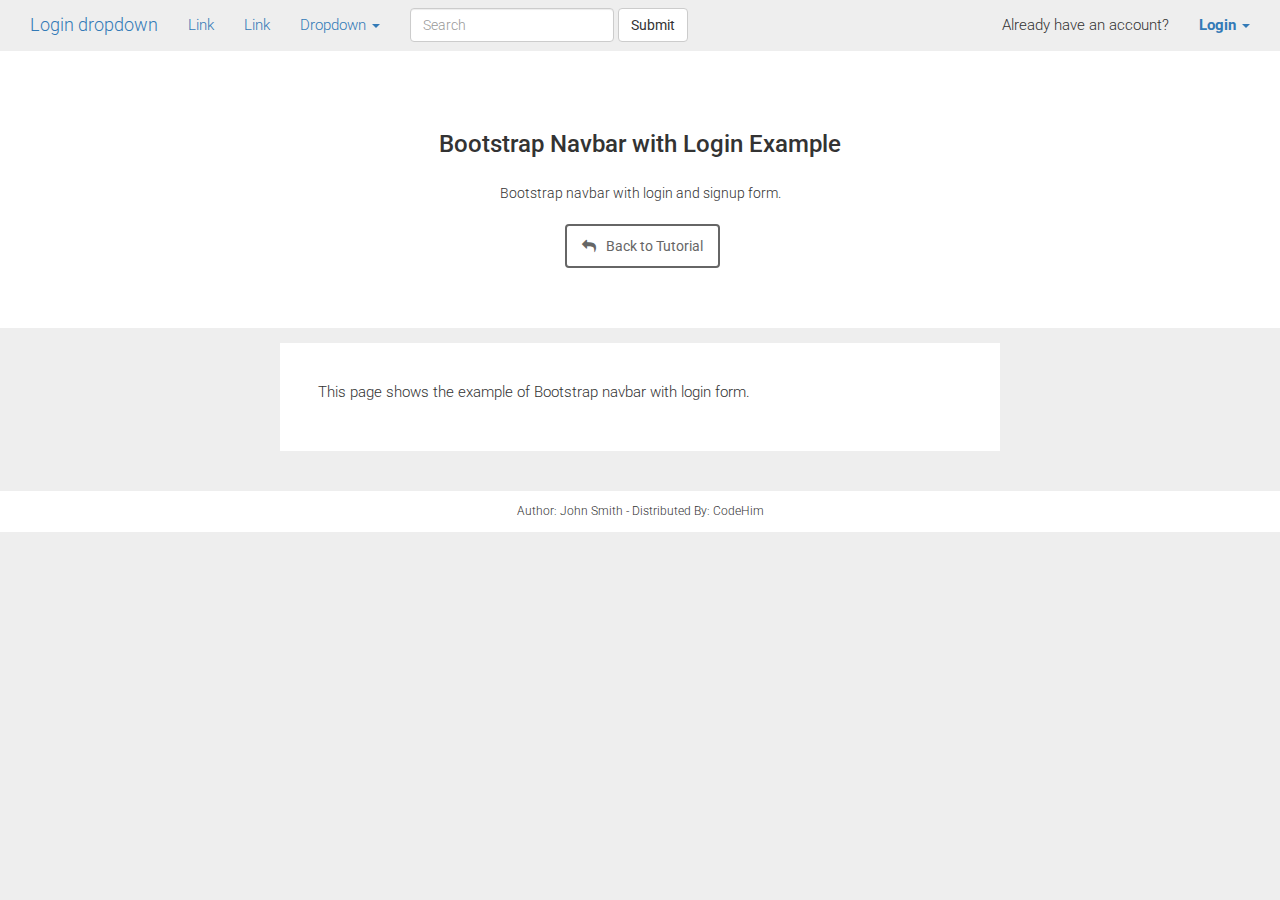
<file: maquetas/Blog Template for Bootstrap_files/bootstrap-navbar-with-login-and-signup/index.html>
<!DOCTYPE html>
<html lang="en">

<head>
    <meta charset="utf-8">
    <meta name="viewport" content="width=device-width, initial-scale=1">
    <title>Bootstrap Navbar with Login Example</title>
    <link rel='stylesheet' href='https://maxcdn.bootstrapcdn.com/bootstrap/3.3.4/css/bootstrap.min.css'>
    <link rel='stylesheet' href='https://maxcdn.bootstrapcdn.com/font-awesome/4.2.0/css/font-awesome.min.css'>
    <link rel="stylesheet" href="css/style.css">

    <!-- Demo CSS -->
    <link rel="stylesheet" href="css/demo.css">

</head>

<body>


    <div class="container-fluid">
        <!-- Brand and toggle get grouped for better mobile display -->
        <div class="navbar-header">
            <button type="button" class="navbar-toggle collapsed" data-toggle="collapse" data-target="#bs-example-navbar-collapse-1">
        <span class="sr-only">Toggle navigation</span>
        <span class="icon-bar"></span>
        <span class="icon-bar"></span>
        <span class="icon-bar"></span>
      </button>
            <a class="navbar-brand" href="#">Login dropdown</a>
        </div>

        <!-- Collect the nav links, forms, and other content for toggling -->
        <div class="collapse navbar-collapse" id="bs-example-navbar-collapse-1">
            <ul class="nav navbar-nav">
                <li class="active"><a href="#">Link</a></li>
                <li><a href="#">Link</a></li>
                <li class="dropdown">
                    <a href="#" class="dropdown-toggle" data-toggle="dropdown">Dropdown <span class="caret"></span></a>
                    <ul class="dropdown-menu" role="menu">
                        <li><a href="#">Action</a></li>
                        <li><a href="#">Another action</a></li>
                        <li><a href="#">Something else here</a></li>
                        <li class="divider"></li>
                        <li><a href="#">Separated link</a></li>
                        <li class="divider"></li>
                        <li><a href="#">One more separated link</a></li>
                    </ul>
                </li>
            </ul>
            <form class="navbar-form navbar-left" role="search">
                <div class="form-group">
                    <input type="text" class="form-control" placeholder="Search">
                </div>
                <button type="submit" class="btn btn-default">Submit</button>
            </form>
            <ul class="nav navbar-nav navbar-right">
                <li>
                    <p class="navbar-text">Already have an account?</p>
                </li>
                <li class="dropdown">
                    <a href="#" class="dropdown-toggle" data-toggle="dropdown"><b>Login</b> <span class="caret"></span></a>
                    <ul id="login-dp" class="dropdown-menu">
                        <li>
                            <div class="row">
                                <div class="col-md-12">
                                    Login via
                                    <div class="social-buttons">
                                        <a href="#" class="btn btn-fb"><i class="fa fa-facebook"></i> Facebook</a>
                                        <a href="#" class="btn btn-tw"><i class="fa fa-twitter"></i> Twitter</a>
                                    </div>
                                    or
                                    <form class="form" role="form" method="post" action="login" accept-charset="UTF-8" id="login-nav">
                                        <div class="form-group">
                                            <label class="sr-only" for="exampleInputEmail2">Email address</label>
                                            <input type="email" class="form-control" id="exampleInputEmail2" placeholder="Email address" required>
                                        </div>
                                        <div class="form-group">
                                            <label class="sr-only" for="exampleInputPassword2">Password</label>
                                            <input type="password" class="form-control" id="exampleInputPassword2" placeholder="Password" required>
                                            <div class="help-block text-right"><a href="">Forget the password ?</a></div>
                                        </div>
                                        <div class="form-group">
                                            <button type="submit" class="btn btn-primary btn-block">Sign in</button>
                                        </div>
                                        <div class="checkbox">
                                            <label>
											 <input type="checkbox"> keep me logged-in
											 </label>
                                        </div>
                                    </form>
                                </div>
                                <div class="bottom text-center">
                                    New here ? <a href="#"><b>Join Us</b></a>
                                </div>
                            </div>
                        </li>
                    </ul>
                </li>
            </ul>
        </div>
        <!-- /.navbar-collapse -->
    </div>
    <!-- /.container-fluid -->

    <header class="intro">
        <h1>Bootstrap Navbar with Login Example </h1>
        <p> Bootstrap navbar with login and signup form.</p>
        <div class="action">
            <a href="https://www.codehim.com/uncategorized/bootstrap-navbar-with-login-and-signup/" title="Back to download and tutorial page" class="btn back">Back to Tutorial</a>
        </div>

    </header>
    <main>
        <article>
            <p>This page shows the example of Bootstrap navbar with login form. </p>


        </article>
    </main>

    <footer class="credit">Author: John Smith - Distributed By: <a title="Awesome web design code & scripts" href="https://www.codehim.com?source=demo-page" target="_blank">CodeHim</a></footer>

    <!-- jQuery -->
    <script src='https://cdnjs.cloudflare.com/ajax/libs/jquery/2.1.3/jquery.min.js'></script>
    <!-- Bootstrap JS -->
    <script src='https://maxcdn.bootstrapcdn.com/bootstrap/3.3.4/js/bootstrap.min.js'></script>

</body>

</html>
</file>
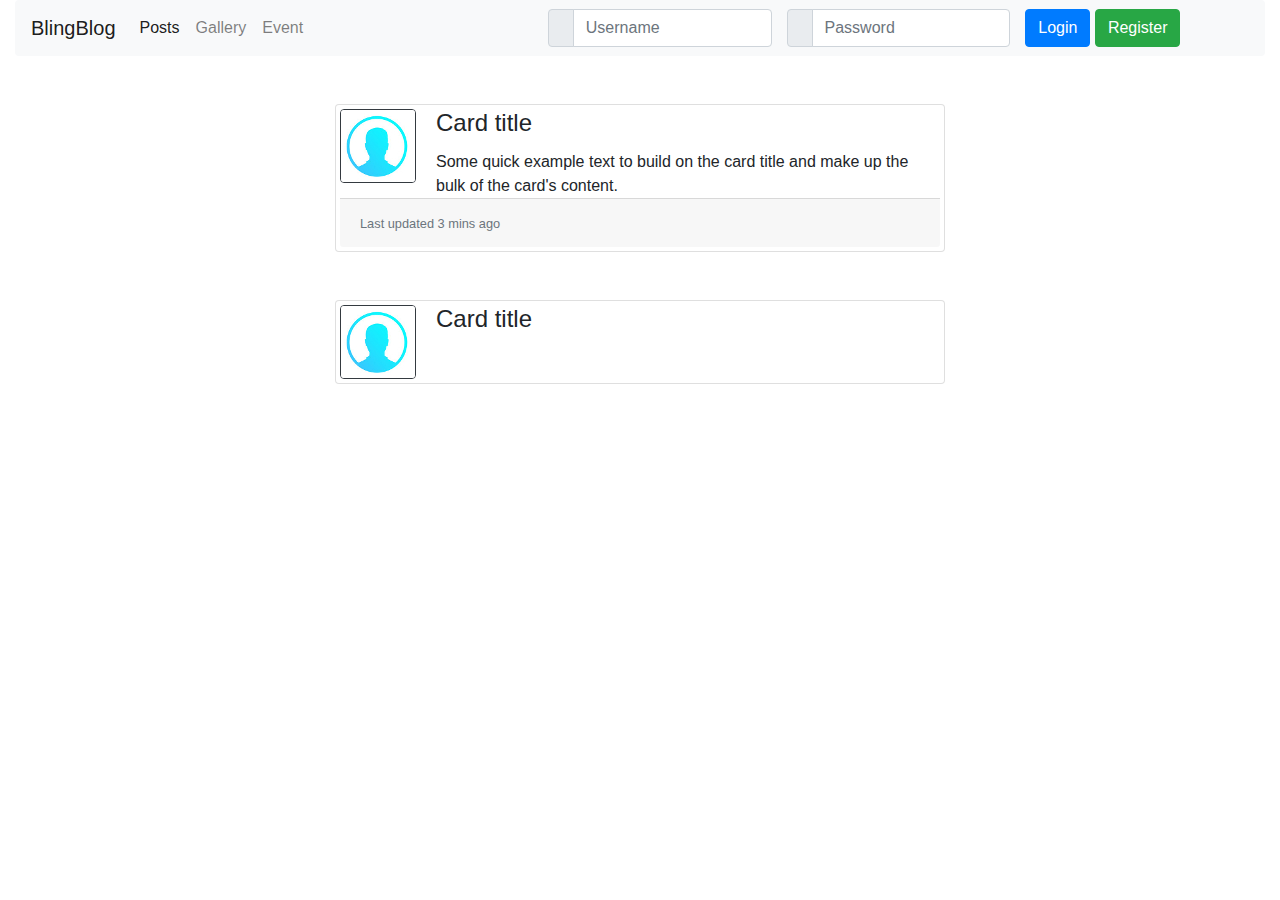
<file: index2.html>
<!doctype html>
<html lang="en">

<head>
    <title>Title</title>
    <!-- Required meta tags -->
    <meta charset="utf-8">
    <meta name="viewport" content="width=device-width, initial-scale=1, shrink-to-fit=no">

    <!-- Bootstrap CSS -->
    <link rel="stylesheet" href="https://stackpath.bootstrapcdn.com/bootstrap/4.3.1/css/bootstrap.min.css"
        integrity="sha384-ggOyR0iXCbMQv3Xipma34MD+dH/1fQ784/j6cY/iJTQUOhcWr7x9JvoRxT2MZw1T" crossorigin="anonymous">

    <link rel="stylesheet" href="mystyle.css">
</head>

<body>
    <div class="container-fluid">
        <!-----------------------------------------** NavBar Row **-------------------------------------->
        <div class="row">
            <div class="col-md">
                <nav class="navbar navbar-expand-lg navbar-light bg-light rounded">
                    <a class="navbar-brand" href="#">BlingBlog</a>
                    <button class="navbar-toggler" type="button" data-toggle="collapse"
                        data-target="#navbarSupportedContent" aria-controls="navbarSupportedContent"
                        aria-expanded="false" aria-label="Toggle navigation">
                        <span class="navbar-toggler-icon"></span>
                    </button>
                    <div class="collapse navbar-collapse" id="navbarSupportedContent">
                        <ul class="navbar-nav mr-auto">
                            <li class="nav-item active">
                                <a class="nav-link" href="#">Posts <span class="sr-only">(current)</span></a>
                            </li>
                            <li class="nav-item">
                                <a class="nav-link" href="#">Gallery</a>
                            </li>
                            <li class="nav-item">
                                <a class="nav-link" href="#">Event</a>
                            </li>
                        </ul>
                        <form class="form-inline my-2 my-lg-0">
                            <div class="col pl-0">
                                <div class="input-group">
                                    <div class="input-group-prepend">
                                        <div class="input-group-text"><i class="fa fa-user"></i></div>
                                    </div>
                                    <input type="username" class="form-control" placeholder="Username">
                                </div>
                            </div>
                            <div class="col pl-0">
                                <div class="input-group">
                                    <div class="input-group-prepend">
                                        <div class="input-group-text"><i class="fa fa-lock"></i></div>
                                    </div>
                                    <input type="password" class="form-control" id="inlineFormInputGroup"
                                        placeholder="Password">
                                </div>
                            </div>
                            <div class="col pl-0 pr-0">
                                <button class="btn btn-primary my-2 my-sm-0" type="submit">Login</button>
                                <button class="btn btn-success my-2 my-sm-0" type="submit">Register</button>
                            </div>
                        </form>
                    </div>
                </nav>
            </div>
        </div>
        <!-----------------------------------------** /NavBar Row **-------------------------------------->

        <!-----------------------------------------** Content Row **-------------------------------------->
        <div class="row justify-content-center">
            <div class="col-md-6">
                <!-----------------** Post Resumen **------------------->
                <div class="row mt-5">
                    <div class="col-md">
                        <div class="card p-1">
                            <div class="card-horizontal">
                                <div class="img-square-wrapper">
                                    <img class="border border-dark rounded" src="img/profile-default.jpg" alt="Card image cap">
                                </div>
                                <div class="card-body py-0">
                                    <h4 class="card-title">Card title</h4>
                                    <p class="card-text">Some quick example text to build on the card title and make up the bulk of the card's content.</p>
                                </div>
                            </div>
                            <div class="card-footer">
                                <small class="text-muted">Last updated 3 mins ago</small>
                            </div>
                        </div>
                    </div>
                </div>
                <!-----------------** /Post Resumen **------------------->

                <!-----------------** Post Default **------------------->
                <div class="row mt-5">
                    <div class="col-md">
                        <div class="card p-1">
                            <div class="card-horizontal">
                                <div class="img-square-wrapper">
                                    <img class="border border-dark rounded" src="img/profile-default.jpg" alt="Card image cap">
                                </div>
                                <div class="card-body py-0">
                                    <h4 class="card-title m-0">Card title</h4>  
                                </div>
                            </div>
                        </div>
                    </div>
                </div>
                <!-----------------** /Post Default **------------------->
            </div>
        </div>
        <!-----------------------------------------** /Content Row **-------------------------------------->
    </div>
    <!-- Optional JavaScript -->
    <!-- jQuery first, then Popper.js, then Bootstrap JS -->
    <script src="https://code.jquery.com/jquery-3.3.1.slim.min.js"
        integrity="sha384-q8i/X+965DzO0rT7abK41JStQIAqVgRVzpbzo5smXKp4YfRvH+8abtTE1Pi6jizo"
        crossorigin="anonymous"></script>
    <script src="https://cdnjs.cloudflare.com/ajax/libs/popper.js/1.14.7/umd/popper.min.js"
        integrity="sha384-UO2eT0CpHqdSJQ6hJty5KVphtPhzWj9WO1clHTMGa3JDZwrnQq4sF86dIHNDz0W1"
        crossorigin="anonymous"></script>
    <script src="https://stackpath.bootstrapcdn.com/bootstrap/4.3.1/js/bootstrap.min.js"
        integrity="sha384-JjSmVgyd0p3pXB1rRibZUAYoIIy6OrQ6VrjIEaFf/nJGzIxFDsf4x0xIM+B07jRM"
        crossorigin="anonymous"></script>
</body>

</html>
</file>
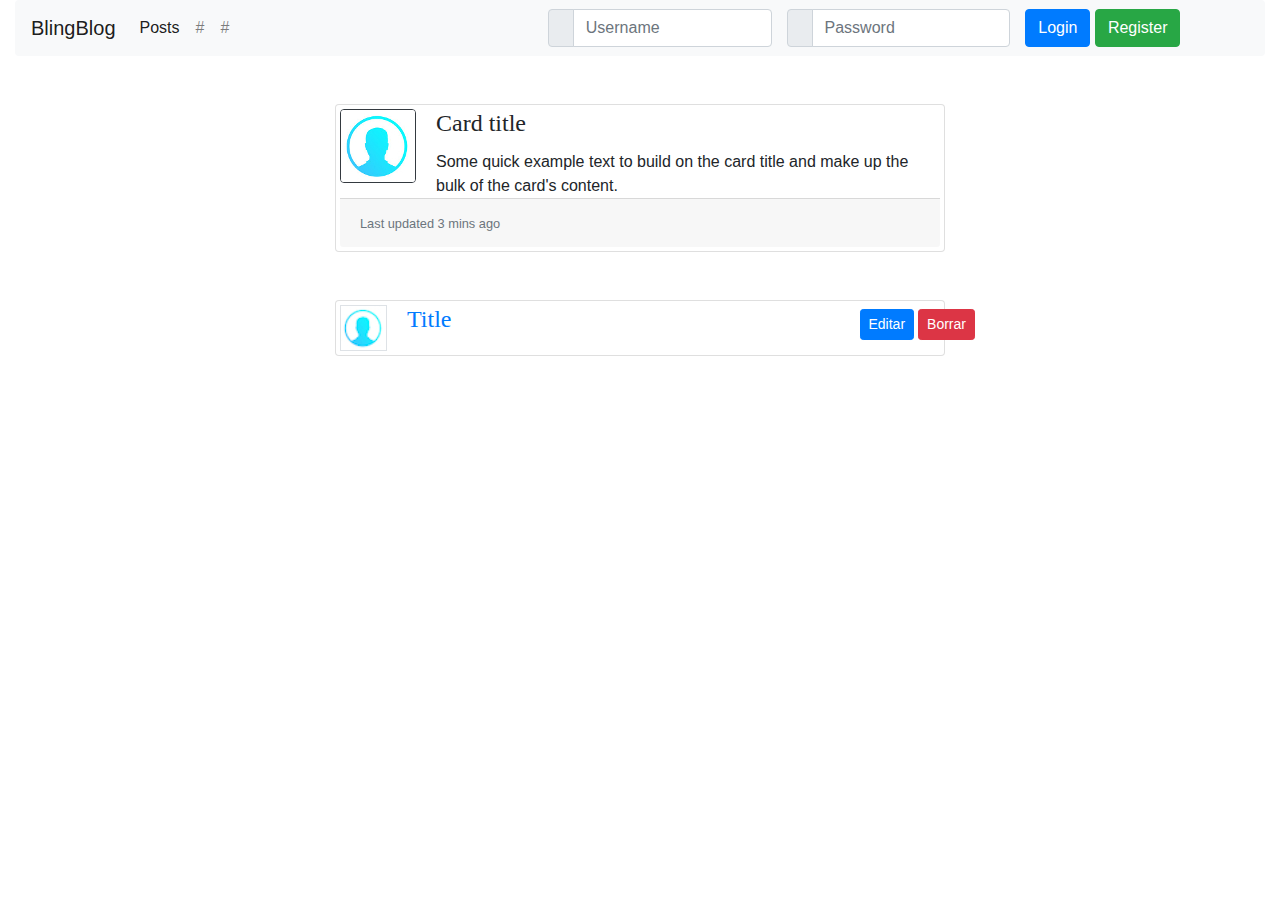
<file: maqueta.html>
<!doctype html>
<html lang="en">

<head>
    <title>Title</title>
    <!-- Required meta tags -->
    <meta charset="utf-8">
    <meta name="viewport" content="width=device-width, initial-scale=1, shrink-to-fit=no">

    <!-- Bootstrap CSS -->
    <link rel="stylesheet" href="https://stackpath.bootstrapcdn.com/bootstrap/4.3.1/css/bootstrap.min.css" integrity="sha384-ggOyR0iXCbMQv3Xipma34MD+dH/1fQ784/j6cY/iJTQUOhcWr7x9JvoRxT2MZw1T" crossorigin="anonymous">

    <link rel="stylesheet" href="css/mystyle.css">
</head>

<body>
    <div class="container-fluid">
        <!-----------------------------------------** NavBar Row **-------------------------------------->
        <div class="row">
            <div class="col-md">
                <nav class="navbar navbar-expand-lg navbar-light bg-light rounded">
                    <a class="navbar-brand" href="#">BlingBlog</a>
                    <button class="navbar-toggler" type="button" data-toggle="collapse" data-target="#navbarSupportedContent" aria-controls="navbarSupportedContent" aria-expanded="false" aria-label="Toggle navigation">
                        <span class="navbar-toggler-icon"></span>
                    </button>
                    <div class="collapse navbar-collapse" id="navbarSupportedContent">
                        <ul class="navbar-nav mr-auto">
                            <li class="nav-item active">
                                <a class="nav-link" href="#">Posts <span class="sr-only">(current)</span></a>
                            </li>
                            <li class="nav-item">
                                <a class="nav-link" href="#">#</a>
                            </li>
                            <li class="nav-item">
                                <a class="nav-link" href="#">#</a>
                            </li>
                        </ul>
                        <form class="form-inline my-2 my-lg-0">
                            <div class="col pl-0">
                                <div class="input-group">
                                    <div class="input-group-prepend">
                                        <div class="input-group-text"><i class="fa fa-user"></i></div>
                                    </div>
                                    <input type="username" class="form-control" placeholder="Username">
                                </div>
                            </div>
                            <div class="col pl-0">
                                <div class="input-group">
                                    <div class="input-group-prepend">
                                        <div class="input-group-text"><i class="fa fa-lock"></i></div>
                                    </div>
                                    <input type="password" class="form-control" id="inlineFormInputGroup" placeholder="Password">
                                </div>
                            </div>
                            <div class="col pl-0 pr-0">
                                <button class="btn btn-primary my-2 my-sm-0" type="submit">Login</button>
                                <button class="btn btn-success my-2 my-sm-0" type="submit">Register</button>
                            </div>
                        </form>
                    </div>
                </nav>
            </div>
        </div>
        <!-----------------------------------------** /NavBar Row **-------------------------------------->

        <!-----------------------------------------** Content Row **-------------------------------------->
        <div class="row justify-content-center">
            <div class="col-md-6">
                <!-----------------** Post Resumen **------------------->
                <div class="row mt-5">
                    <div class="col-md">
                        <div class="card p-1">
                            <div class="card-horizontal">
                                <div class="img-square-wrapper">
                                    <img class="border border-dark rounded" src="img/profile-default.jpg" alt="Card image cap">
                                </div>
                                <div class="card-body py-0">
                                    <h4 class="card-title">Card title</h4>
                                    <p class="card-text">Some quick example text to build on the card title and make up the bulk of the card's content.</p>
                                </div>
                            </div>
                            <div class="card-footer">
                                <small class="text-muted">Last updated 3 mins ago</small>
                            </div>
                        </div>
                    </div>
                </div>
                <!-----------------** /Post Resumen **------------------->

                <!-----------------** Post Default **------------------->
                <div class="row mt-5">
                    <div class="col-md">
                        <div class="card p-1">
                            <div class="card-horizontal">
                                <div class="img-square-wrapper">
                                    <img class="border brounded" src="img/profile-default-small.jpg" alt="Card image cap">
                                </div>
                                <div class="card-body py-0">
                                    <div class="row">
                                        <div class="col-md">
                                            <a href="">
                                                <h4 class="card-title">Title</h4>
                                            </a>
                                        </div>
                                        <div class="col-md-2">
                                            <form class="form-inline">
                                                <div class="form-group">
                                                    <button type="button" class="btn btn-sm btn-primary my-1">Editar</button>
                                                    <button type="button" class="btn btn-sm btn-danger ml-1 mr-1 my-1">Borrar</button>
                                                </div>
                                            </form>
                                        </div>
                                    </div>
                                </div>
                            </div>
                        </div>
                    </div>
                </div>
                <!-----------------** /Post Default **------------------->
            </div>
        </div>
        <!-----------------------------------------** /Content Row **-------------------------------------->
    </div>
    <!-- Optional JavaScript -->
    <!-- jQuery first, then Popper.js, then Bootstrap JS -->
    <script src="https://code.jquery.com/jquery-3.3.1.slim.min.js" integrity="sha384-q8i/X+965DzO0rT7abK41JStQIAqVgRVzpbzo5smXKp4YfRvH+8abtTE1Pi6jizo" crossorigin="anonymous"></script>
    <script src="https://cdnjs.cloudflare.com/ajax/libs/popper.js/1.14.7/umd/popper.min.js" integrity="sha384-UO2eT0CpHqdSJQ6hJty5KVphtPhzWj9WO1clHTMGa3JDZwrnQq4sF86dIHNDz0W1" crossorigin="anonymous"></script>
    <script src="https://stackpath.bootstrapcdn.com/bootstrap/4.3.1/js/bootstrap.min.js" integrity="sha384-JjSmVgyd0p3pXB1rRibZUAYoIIy6OrQ6VrjIEaFf/nJGzIxFDsf4x0xIM+B07jRM" crossorigin="anonymous"></script>
</body>

</html>
</file>
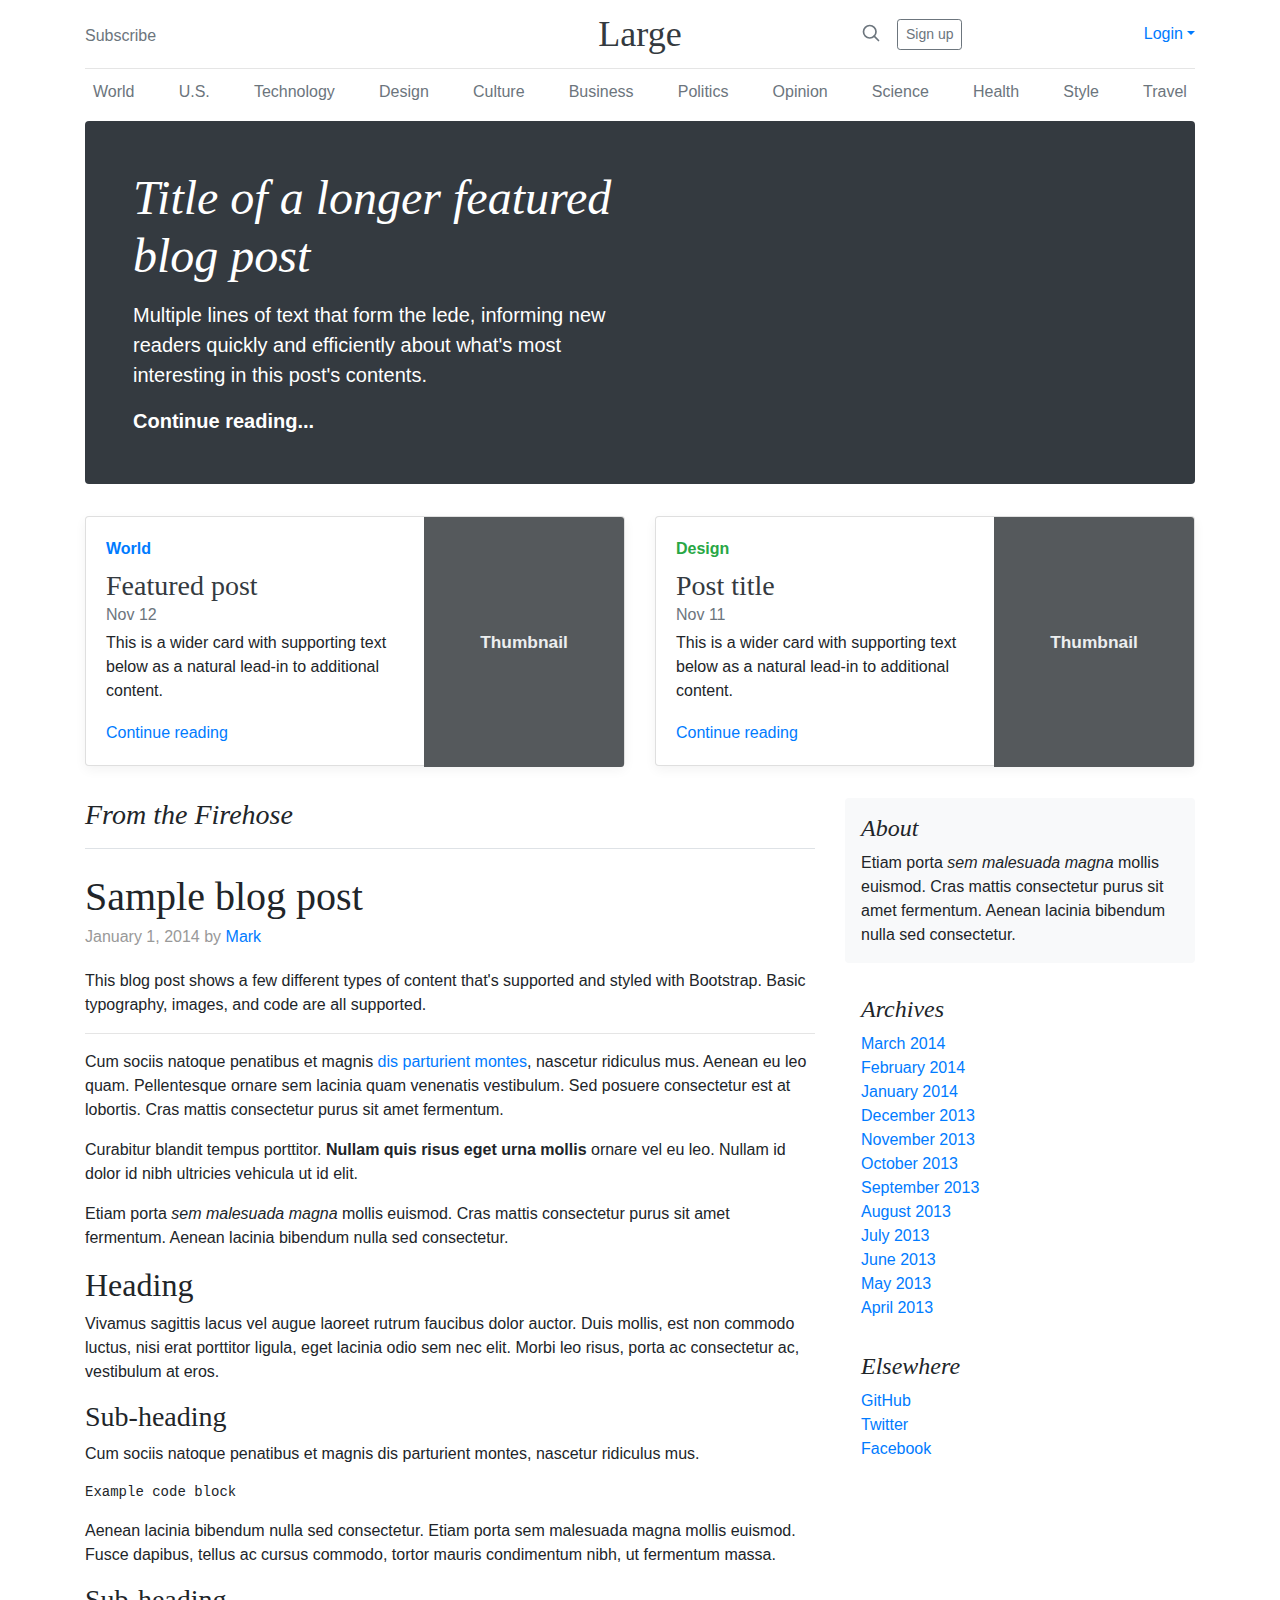
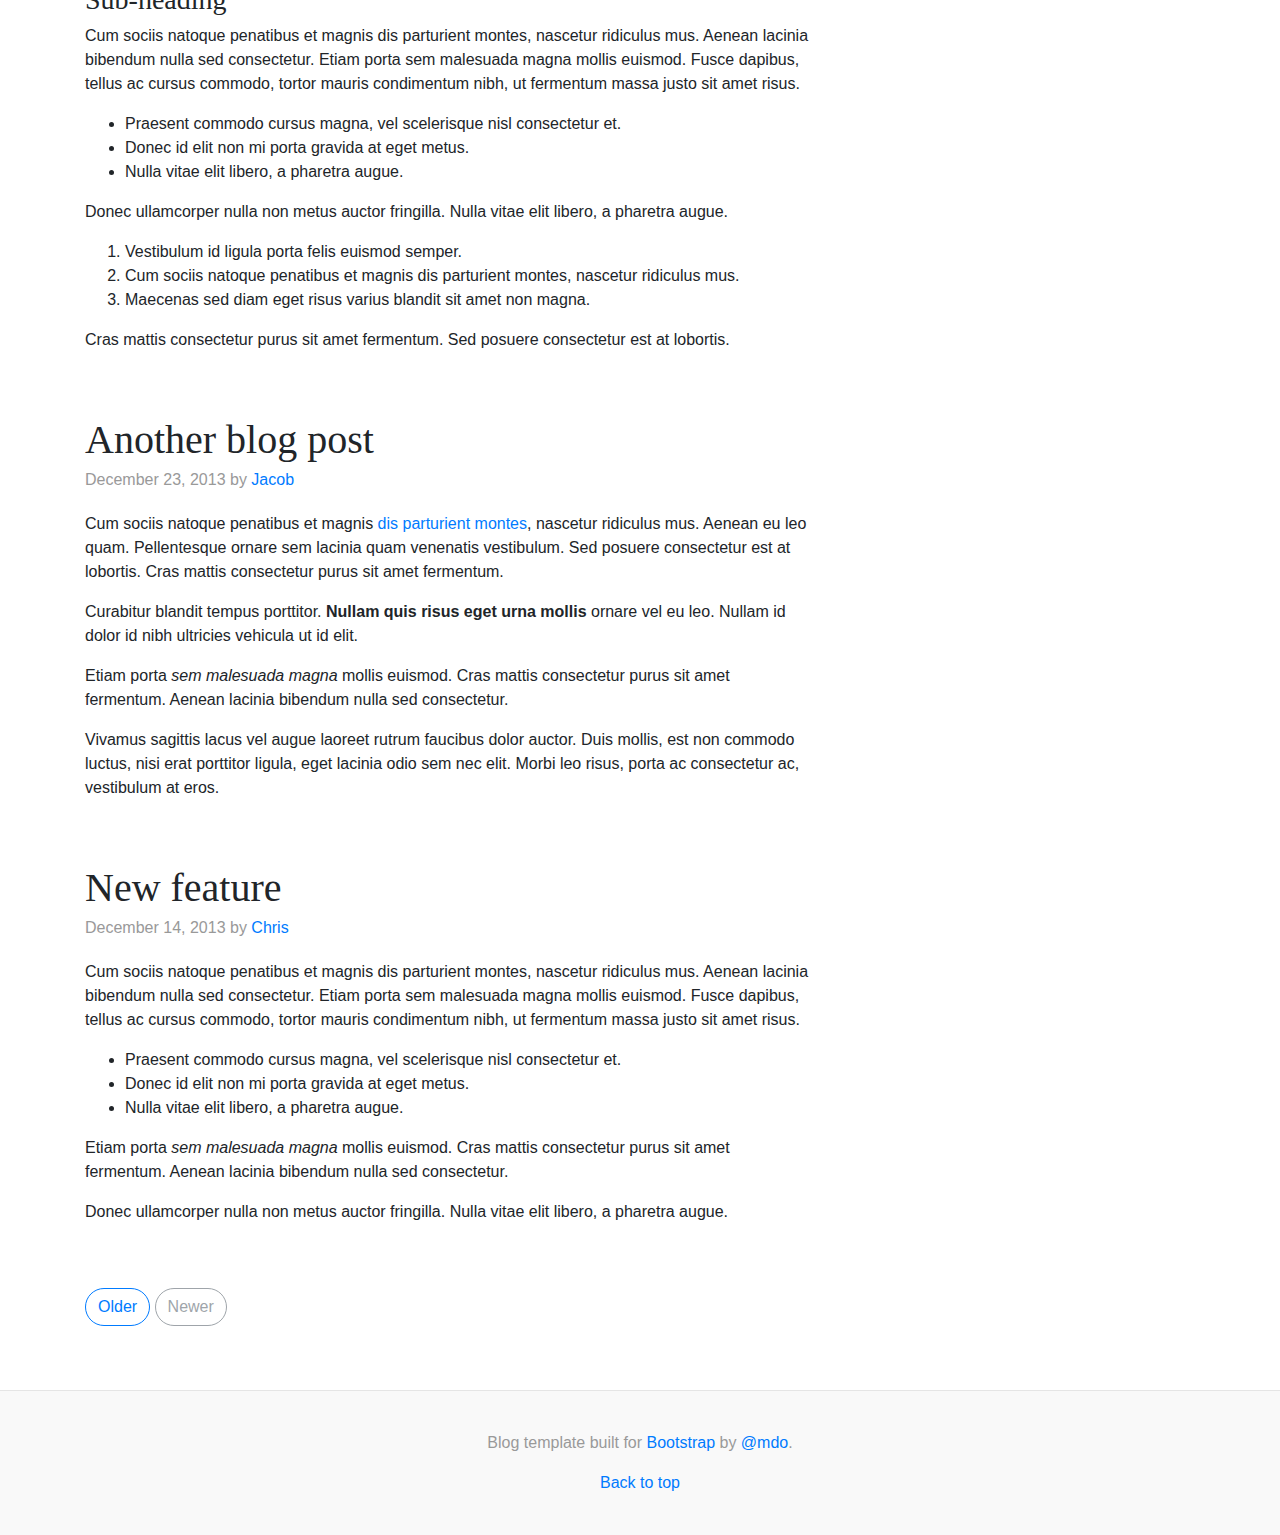
<file: maquetas/Blog Template for Bootstrap_files/Blog Template for Bootstrap copy.html>
<!DOCTYPE html>
<!-- saved from url=(0048)https://getbootstrap.com/docs/4.0/examples/blog/ -->
<html lang="en">

<head>
    <meta http-equiv="Content-Type" content="text/html; charset=UTF-8">

    <meta name="viewport" content="width=device-width, initial-scale=1, shrink-to-fit=no">
    <meta name="description" content="">
    <meta name="author" content="">
    <link rel="icon" href="https://getbootstrap.com/docs/4.0/assets/img/favicons/favicon.ico">

    <title>Blog Template for Bootstrap</title>

    <link rel="canonical" href="https://getbootstrap.com/docs/4.0/examples/blog/">

    <!-- Bootstrap core CSS -->
    <link href="./bootstrap.min.css" rel="stylesheet">

    <!-- Custom styles for this template -->
    <link href="./css" rel="stylesheet">
    <link href="./blog.css" rel="stylesheet">
</head>

<body>

    <div class="container">
        <header class="blog-header py-3">
            <div class="row flex-nowrap justify-content-between align-items-center">
                <div class="col-4 pt-1">
                    <a class="text-muted" href="#">Subscribe</a>
                </div>
                <div class="col-4 text-center">
                    <a class="blog-header-logo text-dark" href="https://getbootstrap.com/docs/4.0/examples/blog/#">Large</a>
                </div>
                <div class="col-4 d-flex justify-content-end align-items-center">
                    <a class="text-muted" href="https://getbootstrap.com/docs/4.0/examples/blog/#">
                        <svg xmlns="http://www.w3.org/2000/svg" width="20" height="20" viewBox="0 0 24 24" fill="none" stroke="currentColor" stroke-width="2" stroke-linecap="round" stroke-linejoin="round" class="mx-3"><circle cx="10.5" cy="10.5" r="7.5"></circle><line x1="21" y1="21" x2="15.8" y2="15.8"></line></svg>
                    </a>
                    <a class="btn btn-sm btn-outline-secondary" href="https://getbootstrap.com/docs/4.0/examples/blog/#">Sign up</a>
                    <div class="navbar-nav ml-auto">
                        <div class="nav-item dropdown login-dropdown">
                            <a href="#" data-toggle="dropdown" class="nav-item nav-link dropdown-toggle" aria-expanded="false"><i class="fa fa-user-o"></i> Login</a>
                            <div class="dropdown-menu">
                                <form class="form-inline login-form" action="/examples/actions/confirmation.php" method="post">
                                    <div class="input-group">
                                        <div class="input-group-prepend">
                                            <span class="input-group-text">
                                                <span class="fa fa-user"></span>
                                            </span>
                                        </div>
                                        <input type="text" class="form-control" placeholder="Username" required="">
                                    </div>
                                    <div class="input-group">
                                        <div class="input-group-prepend">
                                            <span class="input-group-text">
                                                <i class="fa fa-lock"></i>
                                            </span>
                                        </div>
                                        <input type="text" class="form-control" placeholder="Password" required="">
                                    </div>
                                    <button type="submit" class="btn btn-primary">Login</button>
                                </form>
                            </div>
                        </div>
                    </div>
                </div>
            </div>
        </header>

        <div class="nav-scroller py-1 mb-2">
            <nav class="nav d-flex justify-content-between">
                <a class="p-2 text-muted" href="https://getbootstrap.com/docs/4.0/examples/blog/#">World</a>
                <a class="p-2 text-muted" href="https://getbootstrap.com/docs/4.0/examples/blog/#">U.S.</a>
                <a class="p-2 text-muted" href="https://getbootstrap.com/docs/4.0/examples/blog/#">Technology</a>
                <a class="p-2 text-muted" href="https://getbootstrap.com/docs/4.0/examples/blog/#">Design</a>
                <a class="p-2 text-muted" href="https://getbootstrap.com/docs/4.0/examples/blog/#">Culture</a>
                <a class="p-2 text-muted" href="https://getbootstrap.com/docs/4.0/examples/blog/#">Business</a>
                <a class="p-2 text-muted" href="https://getbootstrap.com/docs/4.0/examples/blog/#">Politics</a>
                <a class="p-2 text-muted" href="https://getbootstrap.com/docs/4.0/examples/blog/#">Opinion</a>
                <a class="p-2 text-muted" href="https://getbootstrap.com/docs/4.0/examples/blog/#">Science</a>
                <a class="p-2 text-muted" href="https://getbootstrap.com/docs/4.0/examples/blog/#">Health</a>
                <a class="p-2 text-muted" href="https://getbootstrap.com/docs/4.0/examples/blog/#">Style</a>
                <a class="p-2 text-muted" href="https://getbootstrap.com/docs/4.0/examples/blog/#">Travel</a>
            </nav>
        </div>

        <div class="jumbotron p-3 p-md-5 text-white rounded bg-dark">
            <div class="col-md-6 px-0">
                <h1 class="display-4 font-italic">Title of a longer featured blog post</h1>
                <p class="lead my-3">Multiple lines of text that form the lede, informing new readers quickly and efficiently about what's most interesting in this post's contents.</p>
                <p class="lead mb-0"><a href="https://getbootstrap.com/docs/4.0/examples/blog/#" class="text-white font-weight-bold">Continue reading...</a></p>
            </div>
        </div>

        <div class="row mb-2">
            <div class="col-md-6">
                <div class="card flex-md-row mb-4 box-shadow h-md-250">
                    <div class="card-body d-flex flex-column align-items-start">
                        <strong class="d-inline-block mb-2 text-primary">World</strong>
                        <h3 class="mb-0">
                            <a class="text-dark" href="https://getbootstrap.com/docs/4.0/examples/blog/#">Featured post</a>
                        </h3>
                        <div class="mb-1 text-muted">Nov 12</div>
                        <p class="card-text mb-auto">This is a wider card with supporting text below as a natural lead-in to additional content.</p>
                        <a href="https://getbootstrap.com/docs/4.0/examples/blog/#">Continue reading</a>
                    </div>
                    <img class="card-img-right flex-auto d-none d-md-block" data-src="holder.js/200x250?theme=thumb" alt="Thumbnail [200x250]" style="width: 200px; height: 250px;" src="data:image/svg+xml;charset=UTF-8,%3Csvg%20width%3D%22200%22%20height%3D%22250%22%20xmlns%3D%22http%3A%2F%2Fwww.w3.org%2F2000%2Fsvg%22%20viewBox%3D%220%200%20200%20250%22%20preserveAspectRatio%3D%22none%22%3E%3Cdefs%3E%3Cstyle%20type%3D%22text%2Fcss%22%3E%23holder_1762ff0bc2f%20text%20%7B%20fill%3A%23eceeef%3Bfont-weight%3Abold%3Bfont-family%3AArial%2C%20Helvetica%2C%20Open%20Sans%2C%20sans-serif%2C%20monospace%3Bfont-size%3A13pt%20%7D%20%3C%2Fstyle%3E%3C%2Fdefs%3E%3Cg%20id%3D%22holder_1762ff0bc2f%22%3E%3Crect%20width%3D%22200%22%20height%3D%22250%22%20fill%3D%22%2355595c%22%3E%3C%2Frect%3E%3Cg%3E%3Ctext%20x%3D%2255.6015625%22%20y%3D%22131%22%3EThumbnail%3C%2Ftext%3E%3C%2Fg%3E%3C%2Fg%3E%3C%2Fsvg%3E"
                        data-holder-rendered="true">
                </div>
            </div>
            <div class="col-md-6">
                <div class="card flex-md-row mb-4 box-shadow h-md-250">
                    <div class="card-body d-flex flex-column align-items-start">
                        <strong class="d-inline-block mb-2 text-success">Design</strong>
                        <h3 class="mb-0">
                            <a class="text-dark" href="https://getbootstrap.com/docs/4.0/examples/blog/#">Post title</a>
                        </h3>
                        <div class="mb-1 text-muted">Nov 11</div>
                        <p class="card-text mb-auto">This is a wider card with supporting text below as a natural lead-in to additional content.</p>
                        <a href="https://getbootstrap.com/docs/4.0/examples/blog/#">Continue reading</a>
                    </div>
                    <img class="card-img-right flex-auto d-none d-md-block" data-src="holder.js/200x250?theme=thumb" alt="Thumbnail [200x250]" src="data:image/svg+xml;charset=UTF-8,%3Csvg%20width%3D%22200%22%20height%3D%22250%22%20xmlns%3D%22http%3A%2F%2Fwww.w3.org%2F2000%2Fsvg%22%20viewBox%3D%220%200%20200%20250%22%20preserveAspectRatio%3D%22none%22%3E%3Cdefs%3E%3Cstyle%20type%3D%22text%2Fcss%22%3E%23holder_1762ff0bc30%20text%20%7B%20fill%3A%23eceeef%3Bfont-weight%3Abold%3Bfont-family%3AArial%2C%20Helvetica%2C%20Open%20Sans%2C%20sans-serif%2C%20monospace%3Bfont-size%3A13pt%20%7D%20%3C%2Fstyle%3E%3C%2Fdefs%3E%3Cg%20id%3D%22holder_1762ff0bc30%22%3E%3Crect%20width%3D%22200%22%20height%3D%22250%22%20fill%3D%22%2355595c%22%3E%3C%2Frect%3E%3Cg%3E%3Ctext%20x%3D%2255.6015625%22%20y%3D%22131%22%3EThumbnail%3C%2Ftext%3E%3C%2Fg%3E%3C%2Fg%3E%3C%2Fsvg%3E"
                        data-holder-rendered="true" style="width: 200px; height: 250px;">
                </div>
            </div>
        </div>
    </div>

    <main role="main" class="container">
        <div class="row">
            <div class="col-md-8 blog-main">
                <h3 class="pb-3 mb-4 font-italic border-bottom">
                    From the Firehose
                </h3>

                <div class="blog-post">
                    <h2 class="blog-post-title">Sample blog post</h2>
                    <p class="blog-post-meta">January 1, 2014 by <a href="https://getbootstrap.com/docs/4.0/examples/blog/#">Mark</a></p>

                    <p>This blog post shows a few different types of content that's supported and styled with Bootstrap. Basic typography, images, and code are all supported.</p>
                    <hr>
                    <p>Cum sociis natoque penatibus et magnis <a href="https://getbootstrap.com/docs/4.0/examples/blog/#">dis parturient montes</a>, nascetur ridiculus mus. Aenean eu leo quam. Pellentesque ornare sem lacinia quam venenatis vestibulum. Sed
                        posuere consectetur est at lobortis. Cras mattis consectetur purus sit amet fermentum.</p>
                    <blockquote>
                        <p>Curabitur blandit tempus porttitor. <strong>Nullam quis risus eget urna mollis</strong> ornare vel eu leo. Nullam id dolor id nibh ultricies vehicula ut id elit.</p>
                    </blockquote>
                    <p>Etiam porta <em>sem malesuada magna</em> mollis euismod. Cras mattis consectetur purus sit amet fermentum. Aenean lacinia bibendum nulla sed consectetur.</p>
                    <h2>Heading</h2>
                    <p>Vivamus sagittis lacus vel augue laoreet rutrum faucibus dolor auctor. Duis mollis, est non commodo luctus, nisi erat porttitor ligula, eget lacinia odio sem nec elit. Morbi leo risus, porta ac consectetur ac, vestibulum at eros.</p>
                    <h3>Sub-heading</h3>
                    <p>Cum sociis natoque penatibus et magnis dis parturient montes, nascetur ridiculus mus.</p>
                    <pre><code>Example code block</code></pre>
                    <p>Aenean lacinia bibendum nulla sed consectetur. Etiam porta sem malesuada magna mollis euismod. Fusce dapibus, tellus ac cursus commodo, tortor mauris condimentum nibh, ut fermentum massa.</p>
                    <h3>Sub-heading</h3>
                    <p>Cum sociis natoque penatibus et magnis dis parturient montes, nascetur ridiculus mus. Aenean lacinia bibendum nulla sed consectetur. Etiam porta sem malesuada magna mollis euismod. Fusce dapibus, tellus ac cursus commodo, tortor mauris
                        condimentum nibh, ut fermentum massa justo sit amet risus.</p>
                    <ul>
                        <li>Praesent commodo cursus magna, vel scelerisque nisl consectetur et.</li>
                        <li>Donec id elit non mi porta gravida at eget metus.</li>
                        <li>Nulla vitae elit libero, a pharetra augue.</li>
                    </ul>
                    <p>Donec ullamcorper nulla non metus auctor fringilla. Nulla vitae elit libero, a pharetra augue.</p>
                    <ol>
                        <li>Vestibulum id ligula porta felis euismod semper.</li>
                        <li>Cum sociis natoque penatibus et magnis dis parturient montes, nascetur ridiculus mus.</li>
                        <li>Maecenas sed diam eget risus varius blandit sit amet non magna.</li>
                    </ol>
                    <p>Cras mattis consectetur purus sit amet fermentum. Sed posuere consectetur est at lobortis.</p>
                </div>
                <!-- /.blog-post -->

                <div class="blog-post">
                    <h2 class="blog-post-title">Another blog post</h2>
                    <p class="blog-post-meta">December 23, 2013 by <a href="https://getbootstrap.com/docs/4.0/examples/blog/#">Jacob</a></p>

                    <p>Cum sociis natoque penatibus et magnis <a href="https://getbootstrap.com/docs/4.0/examples/blog/#">dis parturient montes</a>, nascetur ridiculus mus. Aenean eu leo quam. Pellentesque ornare sem lacinia quam venenatis vestibulum. Sed
                        posuere consectetur est at lobortis. Cras mattis consectetur purus sit amet fermentum.</p>
                    <blockquote>
                        <p>Curabitur blandit tempus porttitor. <strong>Nullam quis risus eget urna mollis</strong> ornare vel eu leo. Nullam id dolor id nibh ultricies vehicula ut id elit.</p>
                    </blockquote>
                    <p>Etiam porta <em>sem malesuada magna</em> mollis euismod. Cras mattis consectetur purus sit amet fermentum. Aenean lacinia bibendum nulla sed consectetur.</p>
                    <p>Vivamus sagittis lacus vel augue laoreet rutrum faucibus dolor auctor. Duis mollis, est non commodo luctus, nisi erat porttitor ligula, eget lacinia odio sem nec elit. Morbi leo risus, porta ac consectetur ac, vestibulum at eros.</p>
                </div>
                <!-- /.blog-post -->

                <div class="blog-post">
                    <h2 class="blog-post-title">New feature</h2>
                    <p class="blog-post-meta">December 14, 2013 by <a href="https://getbootstrap.com/docs/4.0/examples/blog/#">Chris</a></p>

                    <p>Cum sociis natoque penatibus et magnis dis parturient montes, nascetur ridiculus mus. Aenean lacinia bibendum nulla sed consectetur. Etiam porta sem malesuada magna mollis euismod. Fusce dapibus, tellus ac cursus commodo, tortor mauris
                        condimentum nibh, ut fermentum massa justo sit amet risus.</p>
                    <ul>
                        <li>Praesent commodo cursus magna, vel scelerisque nisl consectetur et.</li>
                        <li>Donec id elit non mi porta gravida at eget metus.</li>
                        <li>Nulla vitae elit libero, a pharetra augue.</li>
                    </ul>
                    <p>Etiam porta <em>sem malesuada magna</em> mollis euismod. Cras mattis consectetur purus sit amet fermentum. Aenean lacinia bibendum nulla sed consectetur.</p>
                    <p>Donec ullamcorper nulla non metus auctor fringilla. Nulla vitae elit libero, a pharetra augue.</p>
                </div>
                <!-- /.blog-post -->

                <nav class="blog-pagination">
                    <a class="btn btn-outline-primary" href="https://getbootstrap.com/docs/4.0/examples/blog/#">Older</a>
                    <a class="btn btn-outline-secondary disabled" href="https://getbootstrap.com/docs/4.0/examples/blog/#">Newer</a>
                </nav>

            </div>
            <!-- /.blog-main -->

            <aside class="col-md-4 blog-sidebar">
                <div class="p-3 mb-3 bg-light rounded">
                    <h4 class="font-italic">About</h4>
                    <p class="mb-0">Etiam porta <em>sem malesuada magna</em> mollis euismod. Cras mattis consectetur purus sit amet fermentum. Aenean lacinia bibendum nulla sed consectetur.</p>
                </div>

                <div class="p-3">
                    <h4 class="font-italic">Archives</h4>
                    <ol class="list-unstyled mb-0">
                        <li><a href="https://getbootstrap.com/docs/4.0/examples/blog/#">March 2014</a></li>
                        <li><a href="https://getbootstrap.com/docs/4.0/examples/blog/#">February 2014</a></li>
                        <li><a href="https://getbootstrap.com/docs/4.0/examples/blog/#">January 2014</a></li>
                        <li><a href="https://getbootstrap.com/docs/4.0/examples/blog/#">December 2013</a></li>
                        <li><a href="https://getbootstrap.com/docs/4.0/examples/blog/#">November 2013</a></li>
                        <li><a href="https://getbootstrap.com/docs/4.0/examples/blog/#">October 2013</a></li>
                        <li><a href="https://getbootstrap.com/docs/4.0/examples/blog/#">September 2013</a></li>
                        <li><a href="https://getbootstrap.com/docs/4.0/examples/blog/#">August 2013</a></li>
                        <li><a href="https://getbootstrap.com/docs/4.0/examples/blog/#">July 2013</a></li>
                        <li><a href="https://getbootstrap.com/docs/4.0/examples/blog/#">June 2013</a></li>
                        <li><a href="https://getbootstrap.com/docs/4.0/examples/blog/#">May 2013</a></li>
                        <li><a href="https://getbootstrap.com/docs/4.0/examples/blog/#">April 2013</a></li>
                    </ol>
                </div>

                <div class="p-3">
                    <h4 class="font-italic">Elsewhere</h4>
                    <ol class="list-unstyled">
                        <li><a href="https://getbootstrap.com/docs/4.0/examples/blog/#">GitHub</a></li>
                        <li><a href="https://getbootstrap.com/docs/4.0/examples/blog/#">Twitter</a></li>
                        <li><a href="https://getbootstrap.com/docs/4.0/examples/blog/#">Facebook</a></li>
                    </ol>
                </div>
            </aside>
            <!-- /.blog-sidebar -->

        </div>
        <!-- /.row -->

    </main>
    <!-- /.container -->

    <footer class="blog-footer">
        <p>Blog template built for <a href="https://getbootstrap.com/">Bootstrap</a> by <a href="https://twitter.com/mdo">@mdo</a>.</p>
        <p>
            <a href="https://getbootstrap.com/docs/4.0/examples/blog/#">Back to top</a>
        </p>
    </footer>

    <!-- Bootstrap core JavaScript
    ================================================== -->
    <!-- Placed at the end of the document so the pages load faster -->
    <script src="./jquery-3.2.1.slim.min.js" integrity="sha384-KJ3o2DKtIkvYIK3UENzmM7KCkRr/rE9/Qpg6aAZGJwFDMVNA/GpGFF93hXpG5KkN" crossorigin="anonymous"></script>
    <script>
        window.jQuery || document.write('<script src="../../assets/js/vendor/jquery-slim.min.js"><\/script>')
    </script>
    <script src="./popper.min.js"></script>
    <script src="./bootstrap.min.js"></script>
    <script src="./holder.min.js"></script>
    <script>
        Holder.addTheme('thumb', {
            bg: '#55595c',
            fg: '#eceeef',
            text: 'Thumbnail'
        });
    </script>


    <svg xmlns="http://www.w3.org/2000/svg" width="200" height="250" viewBox="0 0 200 250" preserveAspectRatio="none" style="display: none; visibility: hidden; position: absolute; top: -100%; left: -100%;"><defs><style type="text/css"></style></defs><text x="0" y="13" style="font-weight:bold;font-size:13pt;font-family:Arial, Helvetica, Open Sans, sans-serif">Thumbnail</text></svg></body>

</html>
</file>
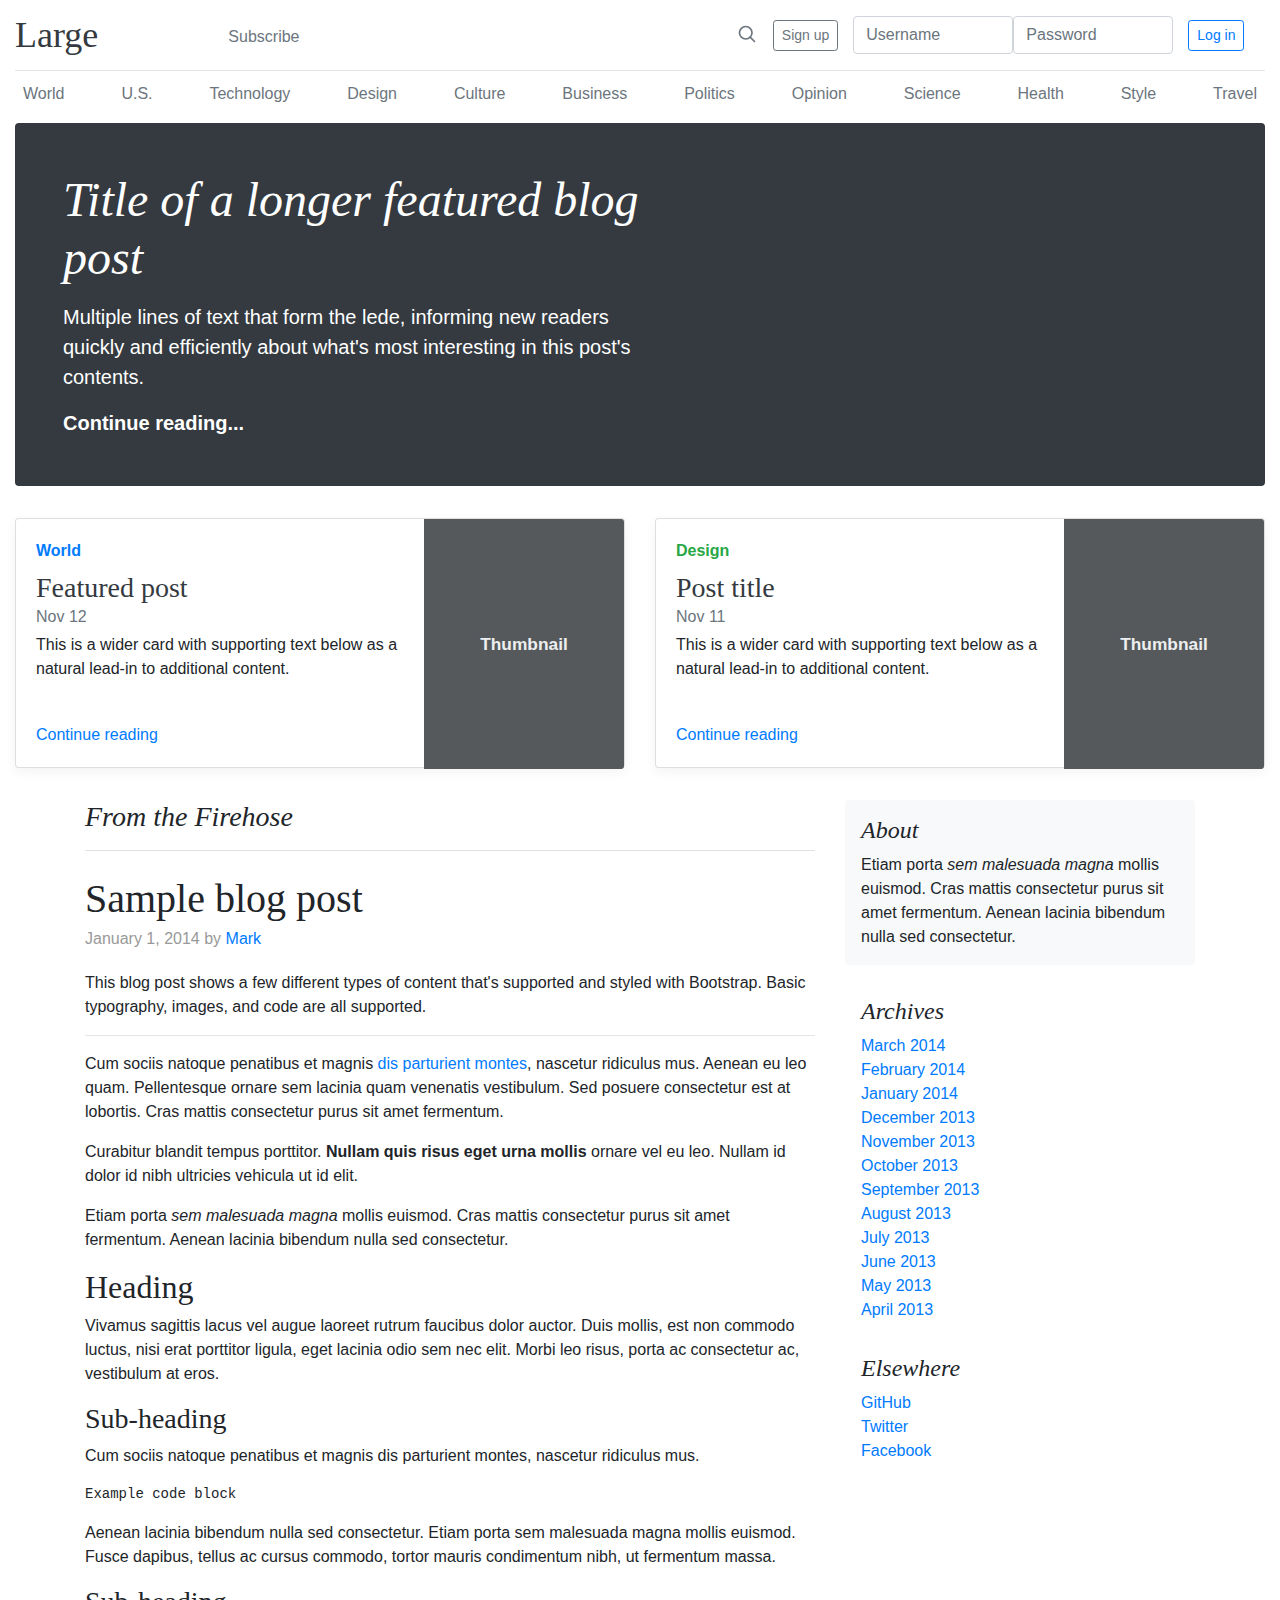
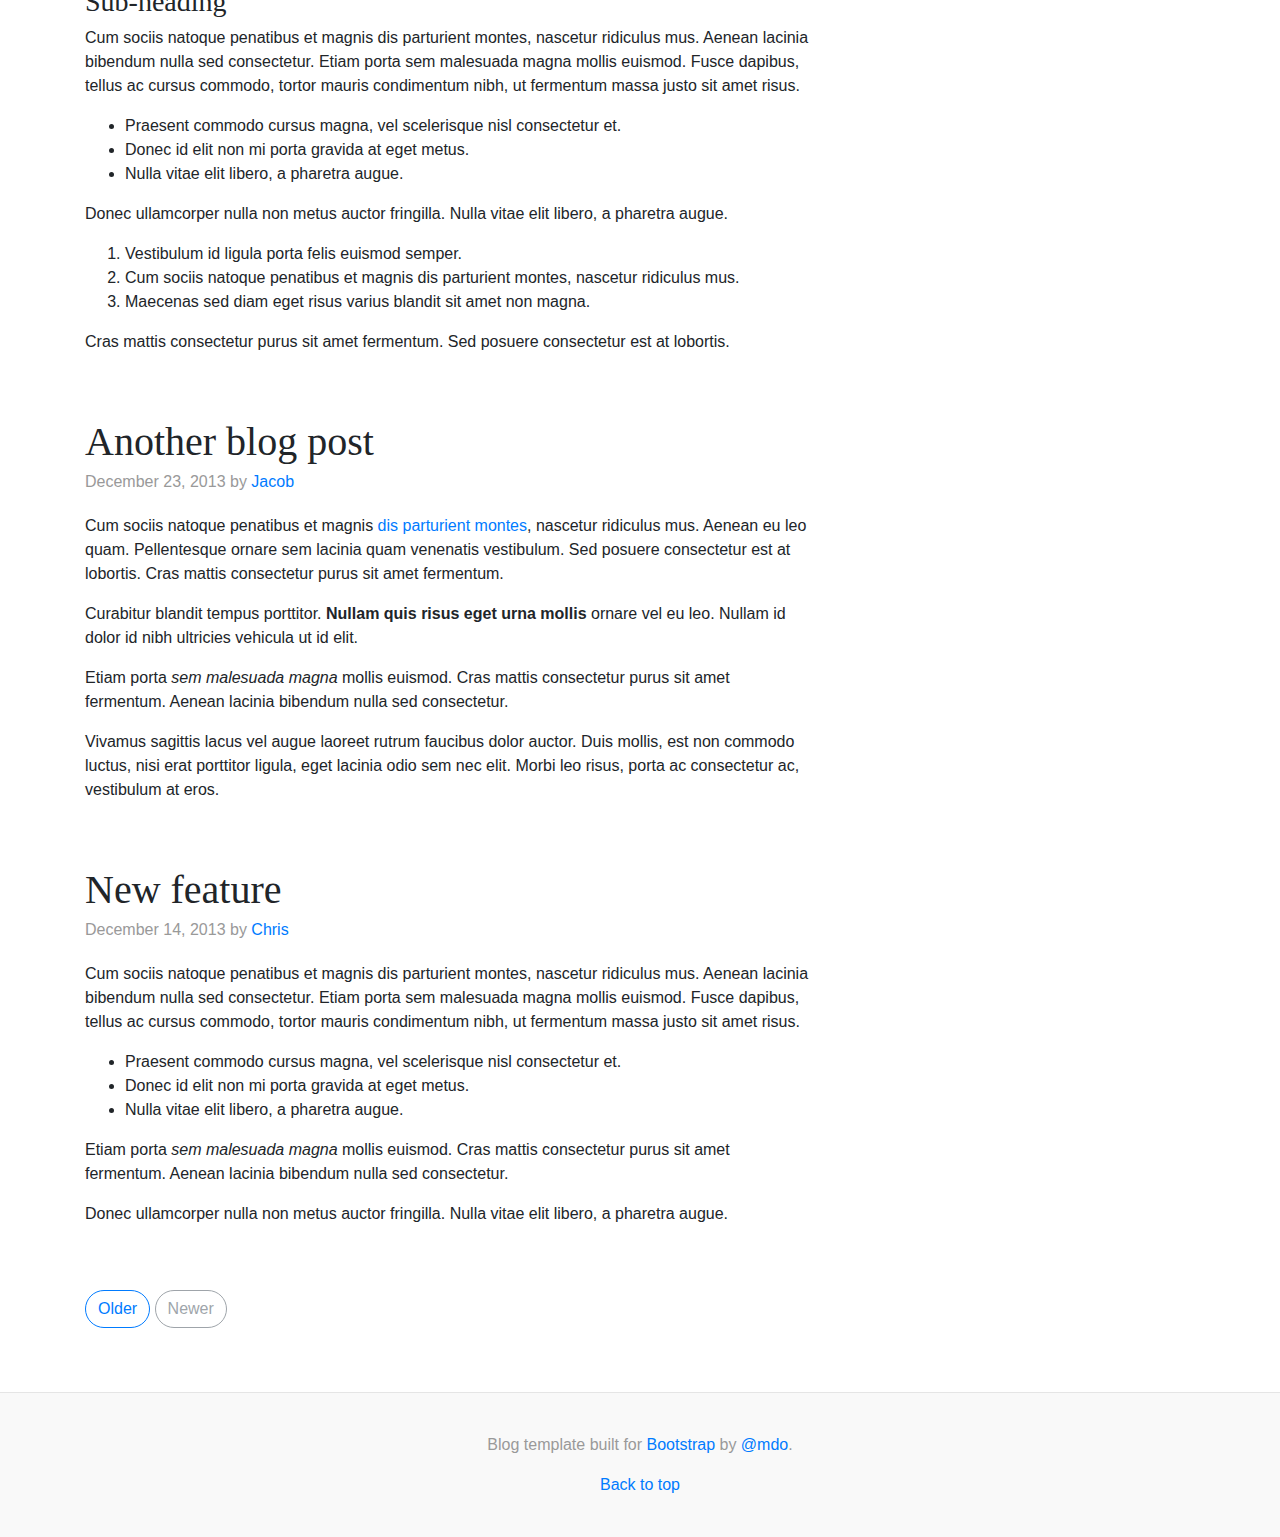
<file: maquetas/Blog Template for Bootstrap_files/Blog Template for Bootstrap.html>
<!DOCTYPE html>
<!-- saved from url=(0048)  -->
<html lang="en">

<head>
    <meta http-equiv="Content-Type" content="text/html; charset=UTF-8">

    <meta name="viewport" content="width=device-width, initial-scale=1, shrink-to-fit=no">
    <meta name="description" content="">
    <meta name="author" content="">
    <!---<link rel="icon" href="https://getbootstrap.com/docs/4.0/assets/img/favicons/favicon.ico">--->

    <title>Blog Template for Bootstrap</title>

    <link rel="canonical" href=" ">

    <!-- Bootstrap core CSS -->
    <link href="./bootstrap.min.css" rel="stylesheet">

    <!-- Custom styles for this template -->
    <link href="./css" rel="stylesheet">
    <link href="./blog.css" rel="stylesheet">
</head>

<body>

    <div class="container-fluid">
        <header class="blog-header py-3">
            <div class="row flex-nowrap justify-content-between align-items-center">
                <div class="col-2">
                    <a class="blog-header-logo text-dark" href=" #">Large</a>
                </div>
                <div class="col-4 pt-1">
                    <a class="text-muted" href="#">Subscribe</a>
                </div>

                <div class="col-2 d-flex justify-content-end align-items-center">
                    <a class="text-muted" href="#">
                        <svg xmlns="http://www.w3.org/2000/svg" width="20" height="20" viewBox="0 0 24 24" fill="none" stroke="currentColor" stroke-width="2" stroke-linecap="round" stroke-linejoin="round" class="mx-3"><circle cx="10.5" cy="10.5" r="7.5"></circle><line x1="21" y1="21" x2="15.8" y2="15.8"></line></svg>
                    </a>
                    <a class="btn btn-sm btn-outline-secondary" href="#">Sign up</a>
                </div>
                <div class="col-4 d-flex justify-content-end align-items-center">
                    <form action="tools/login.php" method="POST" class="row">
                        <div class="col m-0 p-0">
                            <div class="input-group">
                                <input type="username" class="form-control" name="username" placeholder="Username">
                            </div>
                        </div>
                        <div class="col m-0 p-0">
                            <div class="input-group">
                                <input type="password" class="form-control " name="password" placeholder="Password">
                            </div>
                        </div>
                        <div class="col-3 m-0  ">
                            <a class="btn btn-sm btn-outline-primary mt-1" href="#">Log in</a>
                        </div>
                    </form>
                </div>

            </div>
        </header>

        <div class="nav-scroller py-1 mb-2">
            <nav class="nav d-flex justify-content-between">
                <a class="p-2 text-muted" href=" #">World</a>
                <a class="p-2 text-muted" href=" #">U.S.</a>
                <a class="p-2 text-muted" href=" #">Technology</a>
                <a class="p-2 text-muted" href=" #">Design</a>
                <a class="p-2 text-muted" href=" #">Culture</a>
                <a class="p-2 text-muted" href=" #">Business</a>
                <a class="p-2 text-muted" href=" #">Politics</a>
                <a class="p-2 text-muted" href=" #">Opinion</a>
                <a class="p-2 text-muted" href=" #">Science</a>
                <a class="p-2 text-muted" href=" #">Health</a>
                <a class="p-2 text-muted" href=" #">Style</a>
                <a class="p-2 text-muted" href=" #">Travel</a>
            </nav>
        </div>

        <div class="jumbotron p-3 p-md-5 text-white rounded bg-dark">
            <div class="col-md-6 px-0">
                <h1 class="display-4 font-italic">Title of a longer featured blog post</h1>
                <p class="lead my-3">Multiple lines of text that form the lede, informing new readers quickly and efficiently about what's most interesting in this post's contents.</p>
                <p class="lead mb-0"><a href=" #" class="text-white font-weight-bold">Continue reading...</a></p>
            </div>
        </div>

        <div class="row mb-2">
            <div class="col-md-6">
                <div class="card flex-md-row mb-4 box-shadow h-md-250">
                    <div class="card-body d-flex flex-column align-items-start">
                        <strong class="d-inline-block mb-2 text-primary">World</strong>
                        <h3 class="mb-0">
                            <a class="text-dark" href=" #">Featured post</a>
                        </h3>
                        <div class="mb-1 text-muted">Nov 12</div>
                        <p class="card-text mb-auto">This is a wider card with supporting text below as a natural lead-in to additional content.</p>
                        <a href=" #">Continue reading</a>
                    </div>
                    <img class="card-img-right flex-auto d-none d-md-block" data-src="holder.js/200x250?theme=thumb" alt="Thumbnail [200x250]" style="width: 200px; height: 250px;" src="data:image/svg+xml;charset=UTF-8,%3Csvg%20width%3D%22200%22%20height%3D%22250%22%20xmlns%3D%22http%3A%2F%2Fwww.w3.org%2F2000%2Fsvg%22%20viewBox%3D%220%200%20200%20250%22%20preserveAspectRatio%3D%22none%22%3E%3Cdefs%3E%3Cstyle%20type%3D%22text%2Fcss%22%3E%23holder_1762ff0bc2f%20text%20%7B%20fill%3A%23eceeef%3Bfont-weight%3Abold%3Bfont-family%3AArial%2C%20Helvetica%2C%20Open%20Sans%2C%20sans-serif%2C%20monospace%3Bfont-size%3A13pt%20%7D%20%3C%2Fstyle%3E%3C%2Fdefs%3E%3Cg%20id%3D%22holder_1762ff0bc2f%22%3E%3Crect%20width%3D%22200%22%20height%3D%22250%22%20fill%3D%22%2355595c%22%3E%3C%2Frect%3E%3Cg%3E%3Ctext%20x%3D%2255.6015625%22%20y%3D%22131%22%3EThumbnail%3C%2Ftext%3E%3C%2Fg%3E%3C%2Fg%3E%3C%2Fsvg%3E"
                        data-holder-rendered="true">
                </div>
            </div>
            <div class="col-md-6">
                <div class="card flex-md-row mb-4 box-shadow h-md-250">
                    <div class="card-body d-flex flex-column align-items-start">
                        <strong class="d-inline-block mb-2 text-success">Design</strong>
                        <h3 class="mb-0">
                            <a class="text-dark" href=" #">Post title</a>
                        </h3>
                        <div class="mb-1 text-muted">Nov 11</div>
                        <p class="card-text mb-auto">This is a wider card with supporting text below as a natural lead-in to additional content.</p>
                        <a href=" #">Continue reading</a>
                    </div>
                    <img class="card-img-right flex-auto d-none d-md-block" data-src="holder.js/200x250?theme=thumb" alt="Thumbnail [200x250]" src="data:image/svg+xml;charset=UTF-8,%3Csvg%20width%3D%22200%22%20height%3D%22250%22%20xmlns%3D%22http%3A%2F%2Fwww.w3.org%2F2000%2Fsvg%22%20viewBox%3D%220%200%20200%20250%22%20preserveAspectRatio%3D%22none%22%3E%3Cdefs%3E%3Cstyle%20type%3D%22text%2Fcss%22%3E%23holder_1762ff0bc30%20text%20%7B%20fill%3A%23eceeef%3Bfont-weight%3Abold%3Bfont-family%3AArial%2C%20Helvetica%2C%20Open%20Sans%2C%20sans-serif%2C%20monospace%3Bfont-size%3A13pt%20%7D%20%3C%2Fstyle%3E%3C%2Fdefs%3E%3Cg%20id%3D%22holder_1762ff0bc30%22%3E%3Crect%20width%3D%22200%22%20height%3D%22250%22%20fill%3D%22%2355595c%22%3E%3C%2Frect%3E%3Cg%3E%3Ctext%20x%3D%2255.6015625%22%20y%3D%22131%22%3EThumbnail%3C%2Ftext%3E%3C%2Fg%3E%3C%2Fg%3E%3C%2Fsvg%3E"
                        data-holder-rendered="true" style="width: 200px; height: 250px;">
                </div>
            </div>
        </div>
    </div>

    <main role="main" class="container">
        <div class="row">
            <div class="col-md-8 blog-main">
                <h3 class="pb-3 mb-4 font-italic border-bottom">
                    From the Firehose
                </h3>

                <div class="blog-post">
                    <h2 class="blog-post-title">Sample blog post</h2>
                    <p class="blog-post-meta">January 1, 2014 by <a href=" #">Mark</a></p>

                    <p>This blog post shows a few different types of content that's supported and styled with Bootstrap. Basic typography, images, and code are all supported.</p>
                    <hr>
                    <p>Cum sociis natoque penatibus et magnis <a href=" #">dis parturient montes</a>, nascetur ridiculus mus. Aenean eu leo quam. Pellentesque ornare sem lacinia quam venenatis vestibulum. Sed posuere consectetur est at lobortis. Cras mattis
                        consectetur purus sit amet fermentum.</p>
                    <blockquote>
                        <p>Curabitur blandit tempus porttitor. <strong>Nullam quis risus eget urna mollis</strong> ornare vel eu leo. Nullam id dolor id nibh ultricies vehicula ut id elit.</p>
                    </blockquote>
                    <p>Etiam porta <em>sem malesuada magna</em> mollis euismod. Cras mattis consectetur purus sit amet fermentum. Aenean lacinia bibendum nulla sed consectetur.</p>
                    <h2>Heading</h2>
                    <p>Vivamus sagittis lacus vel augue laoreet rutrum faucibus dolor auctor. Duis mollis, est non commodo luctus, nisi erat porttitor ligula, eget lacinia odio sem nec elit. Morbi leo risus, porta ac consectetur ac, vestibulum at eros.</p>
                    <h3>Sub-heading</h3>
                    <p>Cum sociis natoque penatibus et magnis dis parturient montes, nascetur ridiculus mus.</p>
                    <pre><code>Example code block</code></pre>
                    <p>Aenean lacinia bibendum nulla sed consectetur. Etiam porta sem malesuada magna mollis euismod. Fusce dapibus, tellus ac cursus commodo, tortor mauris condimentum nibh, ut fermentum massa.</p>
                    <h3>Sub-heading</h3>
                    <p>Cum sociis natoque penatibus et magnis dis parturient montes, nascetur ridiculus mus. Aenean lacinia bibendum nulla sed consectetur. Etiam porta sem malesuada magna mollis euismod. Fusce dapibus, tellus ac cursus commodo, tortor mauris
                        condimentum nibh, ut fermentum massa justo sit amet risus.</p>
                    <ul>
                        <li>Praesent commodo cursus magna, vel scelerisque nisl consectetur et.</li>
                        <li>Donec id elit non mi porta gravida at eget metus.</li>
                        <li>Nulla vitae elit libero, a pharetra augue.</li>
                    </ul>
                    <p>Donec ullamcorper nulla non metus auctor fringilla. Nulla vitae elit libero, a pharetra augue.</p>
                    <ol>
                        <li>Vestibulum id ligula porta felis euismod semper.</li>
                        <li>Cum sociis natoque penatibus et magnis dis parturient montes, nascetur ridiculus mus.</li>
                        <li>Maecenas sed diam eget risus varius blandit sit amet non magna.</li>
                    </ol>
                    <p>Cras mattis consectetur purus sit amet fermentum. Sed posuere consectetur est at lobortis.</p>
                </div>
                <!-- /.blog-post -->

                <div class="blog-post">
                    <h2 class="blog-post-title">Another blog post</h2>
                    <p class="blog-post-meta">December 23, 2013 by <a href=" #">Jacob</a></p>

                    <p>Cum sociis natoque penatibus et magnis <a href=" #">dis parturient montes</a>, nascetur ridiculus mus. Aenean eu leo quam. Pellentesque ornare sem lacinia quam venenatis vestibulum. Sed posuere consectetur est at lobortis. Cras mattis
                        consectetur purus sit amet fermentum.</p>
                    <blockquote>
                        <p>Curabitur blandit tempus porttitor. <strong>Nullam quis risus eget urna mollis</strong> ornare vel eu leo. Nullam id dolor id nibh ultricies vehicula ut id elit.</p>
                    </blockquote>
                    <p>Etiam porta <em>sem malesuada magna</em> mollis euismod. Cras mattis consectetur purus sit amet fermentum. Aenean lacinia bibendum nulla sed consectetur.</p>
                    <p>Vivamus sagittis lacus vel augue laoreet rutrum faucibus dolor auctor. Duis mollis, est non commodo luctus, nisi erat porttitor ligula, eget lacinia odio sem nec elit. Morbi leo risus, porta ac consectetur ac, vestibulum at eros.</p>
                </div>
                <!-- /.blog-post -->

                <div class="blog-post">
                    <h2 class="blog-post-title">New feature</h2>
                    <p class="blog-post-meta">December 14, 2013 by <a href=" #">Chris</a></p>

                    <p>Cum sociis natoque penatibus et magnis dis parturient montes, nascetur ridiculus mus. Aenean lacinia bibendum nulla sed consectetur. Etiam porta sem malesuada magna mollis euismod. Fusce dapibus, tellus ac cursus commodo, tortor mauris
                        condimentum nibh, ut fermentum massa justo sit amet risus.</p>
                    <ul>
                        <li>Praesent commodo cursus magna, vel scelerisque nisl consectetur et.</li>
                        <li>Donec id elit non mi porta gravida at eget metus.</li>
                        <li>Nulla vitae elit libero, a pharetra augue.</li>
                    </ul>
                    <p>Etiam porta <em>sem malesuada magna</em> mollis euismod. Cras mattis consectetur purus sit amet fermentum. Aenean lacinia bibendum nulla sed consectetur.</p>
                    <p>Donec ullamcorper nulla non metus auctor fringilla. Nulla vitae elit libero, a pharetra augue.</p>
                </div>
                <!-- /.blog-post -->

                <nav class="blog-pagination">
                    <a class="btn btn-outline-primary" href=" #">Older</a>
                    <a class="btn btn-outline-secondary disabled" href=" #">Newer</a>
                </nav>

            </div>
            <!-- /.blog-main -->

            <aside class="col-md-4 blog-sidebar">
                <div class="p-3 mb-3 bg-light rounded">
                    <h4 class="font-italic">About</h4>
                    <p class="mb-0">Etiam porta <em>sem malesuada magna</em> mollis euismod. Cras mattis consectetur purus sit amet fermentum. Aenean lacinia bibendum nulla sed consectetur.</p>
                </div>

                <div class="p-3">
                    <h4 class="font-italic">Archives</h4>
                    <ol class="list-unstyled mb-0">
                        <li><a href=" #">March 2014</a></li>
                        <li><a href=" #">February 2014</a></li>
                        <li><a href=" #">January 2014</a></li>
                        <li><a href=" #">December 2013</a></li>
                        <li><a href=" #">November 2013</a></li>
                        <li><a href=" #">October 2013</a></li>
                        <li><a href=" #">September 2013</a></li>
                        <li><a href=" #">August 2013</a></li>
                        <li><a href=" #">July 2013</a></li>
                        <li><a href=" #">June 2013</a></li>
                        <li><a href=" #">May 2013</a></li>
                        <li><a href=" #">April 2013</a></li>
                    </ol>
                </div>

                <div class="p-3">
                    <h4 class="font-italic">Elsewhere</h4>
                    <ol class="list-unstyled">
                        <li><a href=" #">GitHub</a></li>
                        <li><a href=" #">Twitter</a></li>
                        <li><a href=" #">Facebook</a></li>
                    </ol>
                </div>
            </aside>
            <!-- /.blog-sidebar -->

        </div>
        <!-- /.row -->

    </main>
    <!-- /.container -->

    <footer class="blog-footer">
        <p>Blog template built for <a href="https://getbootstrap.com/">Bootstrap</a> by <a href="https://twitter.com/mdo">@mdo</a>.</p>
        <p>
            <a href=" #">Back to top</a>
        </p>
    </footer>

    <!-- Bootstrap core JavaScript
    ================================================== -->
    <!-- Placed at the end of the document so the pages load faster -->
    <script src="./jquery-3.2.1.slim.min.js" integrity="sha384-KJ3o2DKtIkvYIK3UENzmM7KCkRr/rE9/Qpg6aAZGJwFDMVNA/GpGFF93hXpG5KkN" crossorigin="anonymous"></script>
    <script>
        window.jQuery || document.write('<script src="../../assets/js/vendor/jquery-slim.min.js"><\/script>')
    </script>
    <script src="./popper.min.js"></script>
    <script src="./bootstrap.min.js"></script>
    <script src="./holder.min.js"></script>
    <script>
        Holder.addTheme('thumb', {
            bg: '#55595c',
            fg: '#eceeef',
            text: 'Thumbnail'
        });
    </script>


    <svg xmlns="http://www.w3.org/2000/svg" width="200" height="250" viewBox="0 0 200 250" preserveAspectRatio="none" style="display: none; visibility: hidden; position: absolute; top: -100%; left: -100%;"><defs><style type="text/css"></style></defs><text x="0" y="13" style="font-weight:bold;font-size:13pt;font-family:Arial, Helvetica, Open Sans, sans-serif">Thumbnail</text></svg></body>

</html>
</file>
<file: maquetas/Blog Template for Bootstrap_files/bootstrap-navbar-with-login-and-signup/css/style.css>
#login-dp{
    min-width: 250px;
    padding: 14px 14px 0;
    overflow:hidden;
    background-color:rgba(255,255,255,.8);
}
#login-dp .help-block{
    font-size:12px    
}
#login-dp .bottom{
    background-color:rgba(255,255,255,.8);
    border-top:1px solid #ddd;
    clear:both;
    padding:14px;
}
#login-dp .social-buttons{
    margin:12px 0    
}
#login-dp .social-buttons a{
    width: 49%;
}
#login-dp .form-group {
    margin-bottom: 10px;
}
.btn-fb{
    color: #fff;
    background-color:#3b5998;
}
.btn-fb:hover{
    color: #fff;
    background-color:#496ebc 
}
.btn-tw{
    color: #fff;
    background-color:#55acee;
}
.btn-tw:hover{
    color: #fff;
    background-color:#59b5fa;
}
@media(max-width:768px){
    #login-dp{
        background-color: inherit;
        color: #fff;
    }
    #login-dp .bottom{
        background-color: inherit;
        border-top:0 none;
    }
}
</file>
<file: mystyle.css>
.card-horizontal {
    display: flex;
    flex: 1 1 auto;
}

.rounded{
    border-radius: 2px;
}
</file>
<file: css/mystyle.css>
.card-horizontal {
    display: flex;
    flex: 1 1 auto;
}

.rounded{
    border-radius: 2px;
}

.h-7{
    height: 700px;
}

.scrollable{
    height: 700px;
    overflow-y: scroll;
}

/* stylelint-disable selector-list-comma-newline-after */

.blog-header {
  line-height: 1;
  border-bottom: 1px solid #e5e5e5;
}

.blog-header-logo {
  font-family: "Playfair Display", Georgia, "Times New Roman", serif;
  font-size: 2.25rem;
}

.blog-header-logo:hover {
  text-decoration: none;
}

h1, h2, h3, h4, h5, h6 {
  font-family: "Playfair Display", Georgia, "Times New Roman", serif;
}

.nav-scroller {
  position: relative;
  z-index: 2;
  height: 2.75rem;
  overflow-y: hidden;
}

.nav-scroller .nav {
  display: -webkit-box;
  display: -ms-flexbox;
  display: flex;
  -ms-flex-wrap: nowrap;
  flex-wrap: nowrap;
  padding-bottom: 1rem;
  margin-top: -1px;
  overflow-x: auto;
  text-align: center;
  white-space: nowrap;
  -webkit-overflow-scrolling: touch;
}

.nav-scroller .nav-link {
  padding-top: .75rem;
  padding-bottom: .75rem;
  font-size: .875rem;
}

.card-img-right {
  height: 100%;
  border-radius: 0 3px 3px 0;
}

.flex-auto {
  -ms-flex: 0 0 auto;
  -webkit-box-flex: 0;
  flex: 0 0 auto;
}


.border-top { border-top: 1px solid #e5e5e5; }
.border-bottom { border-bottom: 1px solid #e5e5e5; }

.box-shadow { box-shadow: 0 .25rem .75rem rgba(0, 0, 0, .05); }

/*
 * Blog name and description
 */
.blog-title {
  margin-bottom: 0;
  font-size: 2rem;
  font-weight: 400;
}
.blog-description {
  font-size: 1.1rem;
  color: #999;
}

@media (min-width: 40em) {
  .blog-title {
    font-size: 3.5rem;
  }
}

/* Pagination */
.blog-pagination {
  margin-bottom: 4rem;
}
.blog-pagination > .btn {
  border-radius: 2rem;
}

/*
 * Blog posts
 */
.blog-post {
  margin-bottom: 4rem;
}
.blog-post-title {
  margin-bottom: .25rem;
  font-size: 2.5rem;
}
.blog-post-meta {
  margin-bottom: 1.25rem;
  color: #999;
}

/*
 * Footer
 */
.blog-footer {
  padding: 2.5rem 0;
  color: #999;
  text-align: center;
  background-color: #f9f9f9;
  border-top: .05rem solid #e5e5e5;
}
.blog-footer p:last-child {
  margin-bottom: 0;
}
</file>
<file: maquetas/Blog Template for Bootstrap_files/blog.css>
/* stylelint-disable selector-list-comma-newline-after */

.blog-header {
  line-height: 1;
  border-bottom: 1px solid #e5e5e5;
}

.blog-header-logo {
  font-family: "Playfair Display", Georgia, "Times New Roman", serif;
  font-size: 2.25rem;
}

.blog-header-logo:hover {
  text-decoration: none;
}

h1, h2, h3, h4, h5, h6 {
  font-family: "Playfair Display", Georgia, "Times New Roman", serif;
}

.display-4 {
  font-size: 2.5rem;
}
@media (min-width: 768px) {
  .display-4 {
    font-size: 3rem;
  }
}

.nav-scroller {
  position: relative;
  z-index: 2;
  height: 2.75rem;
  overflow-y: hidden;
}

.nav-scroller .nav {
  display: -webkit-box;
  display: -ms-flexbox;
  display: flex;
  -ms-flex-wrap: nowrap;
  flex-wrap: nowrap;
  padding-bottom: 1rem;
  margin-top: -1px;
  overflow-x: auto;
  text-align: center;
  white-space: nowrap;
  -webkit-overflow-scrolling: touch;
}

.nav-scroller .nav-link {
  padding-top: .75rem;
  padding-bottom: .75rem;
  font-size: .875rem;
}

.card-img-right {
  height: 100%;
  border-radius: 0 3px 3px 0;
}

.flex-auto {
  -ms-flex: 0 0 auto;
  -webkit-box-flex: 0;
  flex: 0 0 auto;
}

.h-250 { height: 250px; }
@media (min-width: 768px) {
  .h-md-250 { height: 250px; }
}

.border-top { border-top: 1px solid #e5e5e5; }
.border-bottom { border-bottom: 1px solid #e5e5e5; }

.box-shadow { box-shadow: 0 .25rem .75rem rgba(0, 0, 0, .05); }

/*
 * Blog name and description
 */
.blog-title {
  margin-bottom: 0;
  font-size: 2rem;
  font-weight: 400;
}
.blog-description {
  font-size: 1.1rem;
  color: #999;
}

@media (min-width: 40em) {
  .blog-title {
    font-size: 3.5rem;
  }
}

/* Pagination */
.blog-pagination {
  margin-bottom: 4rem;
}
.blog-pagination > .btn {
  border-radius: 2rem;
}

/*
 * Blog posts
 */
.blog-post {
  margin-bottom: 4rem;
}
.blog-post-title {
  margin-bottom: .25rem;
  font-size: 2.5rem;
}
.blog-post-meta {
  margin-bottom: 1.25rem;
  color: #999;
}

/*
 * Footer
 */
.blog-footer {
  padding: 2.5rem 0;
  color: #999;
  text-align: center;
  background-color: #f9f9f9;
  border-top: .05rem solid #e5e5e5;
}
.blog-footer p:last-child {
  margin-bottom: 0;
}
</file>
<file: maquetas/Blog Template for Bootstrap_files/bootstrap-navbar-with-login-and-signup/css/demo.css>
@import url('https://fonts.googleapis.com/css?family=Roboto&display=swap');
@import url('https://stackpath.bootstrapcdn.com/font-awesome/4.7.0/css/font-awesome.min.css');
*{ margin: 0; padding: 0;}
body{
  font-family: 'Roboto', sans-serif;
  font-style: normal;
  font-weight: 300;
  font-smoothing: antialiased;
-webkit-font-smoothing: antialiased;
-moz-osx-font-smoothing: grayscale;
  font-size: 15px;
  background: #eee;
}
.intro{
   background: #fff;
   padding: 60px 30px;
   color: #333;
   margin-bottom: 15px;
   line-height: 1.5;
   text-align: center;
}
.intro h1 {
   font-size: 18pt;
   padding-bottom: 15px;

}
.intro p{
   font-size: 14px;
}

.action{
   text-align: center;
   display: block;
   margin-top: 20px;
}

.intro a.btn {
  text-decoration: none;
  color: #666;
   border: 2px solid #666;
   padding: 10px 15px;
   display: inline-block;
   margin-left: 5px;
}
a.btn:hover{
   background: #666;
   color: #fff;
    transition: .3s;
-webkit-transition: .3s;
}
.btn:before{
  font-family: FontAwesome;
  font-weight: normal;
  margin-right: 10px;
}
.github:before{content: "\f09b"}
.down:before{content: "\f019"}
.back:before{content:"\f112"}
.credit{
    background: #fff;
    padding: 12px;
    font-size: 9pt;
    text-align: center;
    color: #333;
    margin-top: 40px;

}
.credit span:before{
   font-family: FontAwesome;
   color: #e41b17;
   content: "\f004";


}
.credit a{
   color: #333;
   text-decoration: none;
}
.credit a:hover{
   color: #1DBF73; 
}
.credit a:hover:after{
    font-family: FontAwesome;
    content: "\f08e";
    font-size: 9pt;
    position: absolute;
    margin: 3px;
}
main{
  background: #fff;
  padding:: 20px;
  
}

article li{
   color: #444;
   font-size: 15px;
   margin-left: 33px;
   line-height: 1.5;
   padding: 5px;
}
article h1,
article h2,
article h3,
article h4,
article p{
   padding: 14px;
   color: #333;
}
article p{
   font-size: 15px;
    line-height: 1.5;
}
 
@media only screen and (min-width: 720px){
    main{
      max-width: 720px;
      margin-left: auto;
      margin-right: auto; 
      padding: 24px;
    }


}

.set-overlayer,
.set-glass,
.set-sticky {
	cursor: pointer;
	height: 45px;
	line-height: 45px;
	padding: 0 15px;
	color: #333;
	font-size: 16px;
}
.set-overlayer:after,
.set-glass:after,
.to-active:after,
.set-sticky:after {
	font-family: FontAwesome;
	font-size: 18pt;
	position: relative;
	float: right;
}
.set-overlayer:after,
.set-glass:after,
.set-sticky:after {
	content: "\f204";
	transition: .6s;
}

.to-active:after {
	content: "\f205";
	color: #008080;
	transition: .6s;
}
.set-overlayer,
.set-glass,
.set-sticky,
.source,
.theme-tray {
	margin: 10px;
	background: #f2f2f2;
	border-radius: 5px;
	border: 2px solid #f1f1f1;
	box-sizing: border-box;
}
/* Syntax Highlighter*/

pre.prettyprint {
	padding: 15px !important;
   margin: 10px;
	border: 0 !important;
  background: #f2f2f2;
  overflow: auto;
}

.source {
	white-space: pre;
	overflow: auto;
	max-height: 400px;
}
code{
    border:1px solid #ddd;
    padding: 2px;
    border-radius: 2px;
}
</file>
